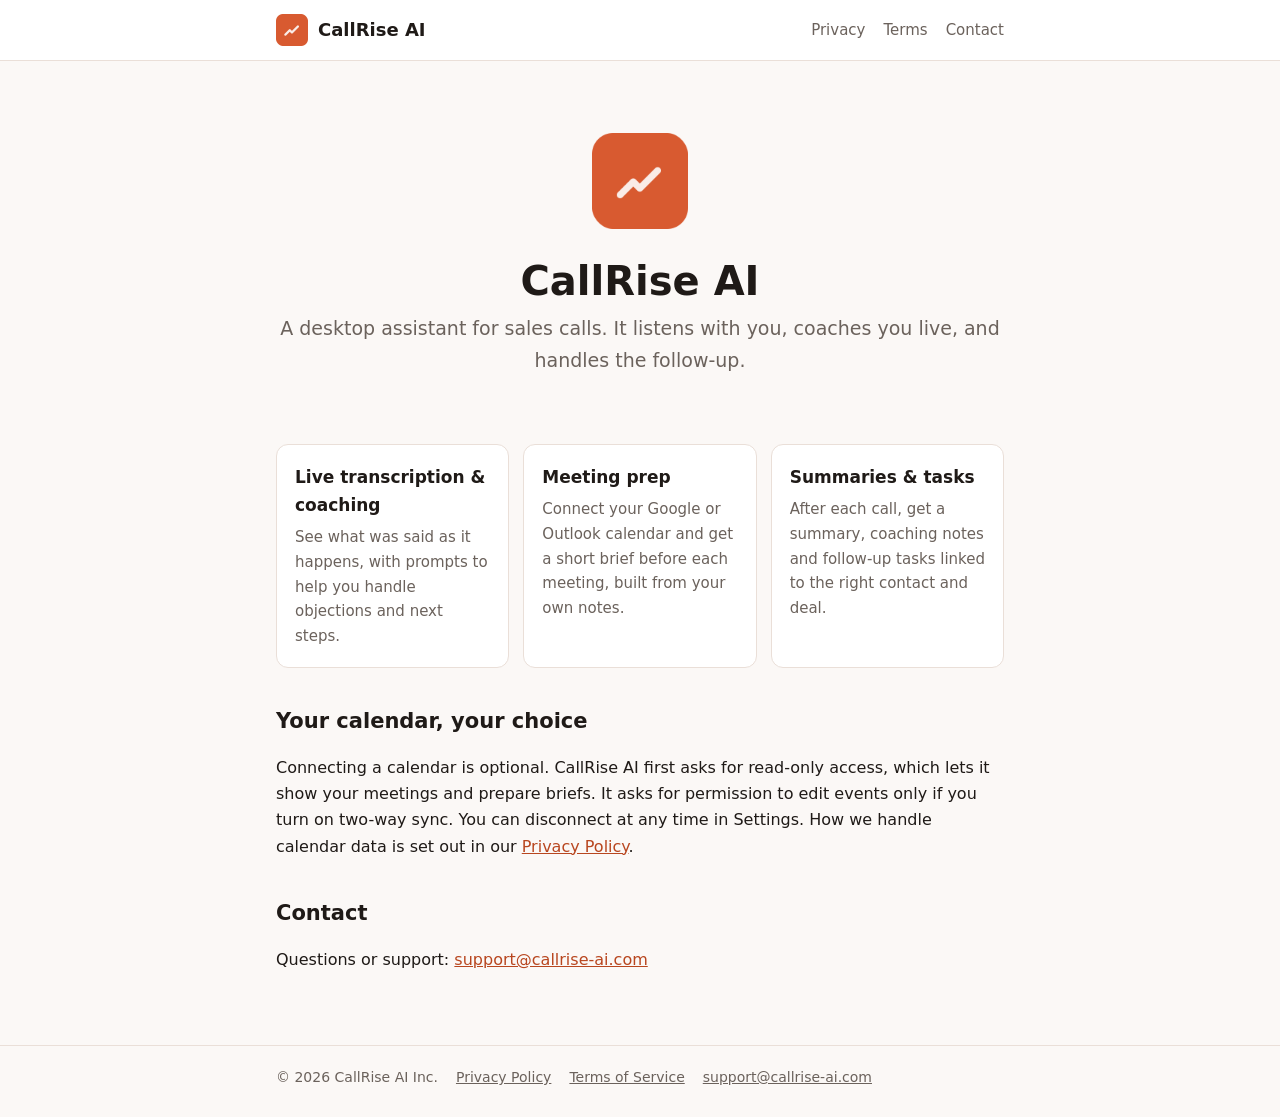
<file: index.html>
<!doctype html>
<html lang="en">
<head>
<meta charset="utf-8">
<meta name="viewport" content="width=device-width, initial-scale=1">
<title>CallRise AI — AI assistant for sales calls</title>
<meta name="description" content="CallRise AI is a desktop app for salespeople: live call transcription, coaching, meeting prep and follow-ups.">
<link rel="icon" href="/icon.png">
<link rel="stylesheet" href="/style.css">
</head>
<body>
<header class="site"><div class="wrap">
  <a class="brand" href="/"><img src="/icon.png" alt="">CallRise AI</a>
  <nav><a href="/privacy/">Privacy</a><a href="/terms/">Terms</a><a href="mailto:support@callrise-ai.com">Contact</a></nav>
</div></header>

<main><div class="wrap">
  <section class="hero">
    <img src="/icon.png" alt="CallRise AI logo">
    <h1>CallRise AI</h1>
    <p class="lede">A desktop assistant for sales calls. It listens with you, coaches you live, and handles the follow-up.</p>
  </section>

  <div class="cards">
    <div class="card"><h3>Live transcription &amp; coaching</h3><p>See what was said as it happens, with prompts to help you handle objections and next steps.</p></div>
    <div class="card"><h3>Meeting prep</h3><p>Connect your Google or Outlook calendar and get a short brief before each meeting, built from your own notes.</p></div>
    <div class="card"><h3>Summaries &amp; tasks</h3><p>After each call, get a summary, coaching notes and follow-up tasks linked to the right contact and deal.</p></div>
  </div>

  <h2>Your calendar, your choice</h2>
  <p>Connecting a calendar is optional. CallRise AI first asks for read-only access, which lets it show your meetings and prepare briefs. It asks for permission to edit events only if you turn on two-way sync. You can disconnect at any time in Settings. How we handle calendar data is set out in our <a href="/privacy/">Privacy Policy</a>.</p>

  <h2>Contact</h2>
  <p>Questions or support: <a href="mailto:support@callrise-ai.com">support@callrise-ai.com</a></p>
</div></main>

<footer class="site"><div class="wrap">
  <span>&copy; 2026 CallRise AI Inc.</span>
  <a href="/privacy/">Privacy Policy</a>
  <a href="/terms/">Terms of Service</a>
  <a href="mailto:support@callrise-ai.com">support@callrise-ai.com</a>
</div></footer>
</body>
</html>
</file>
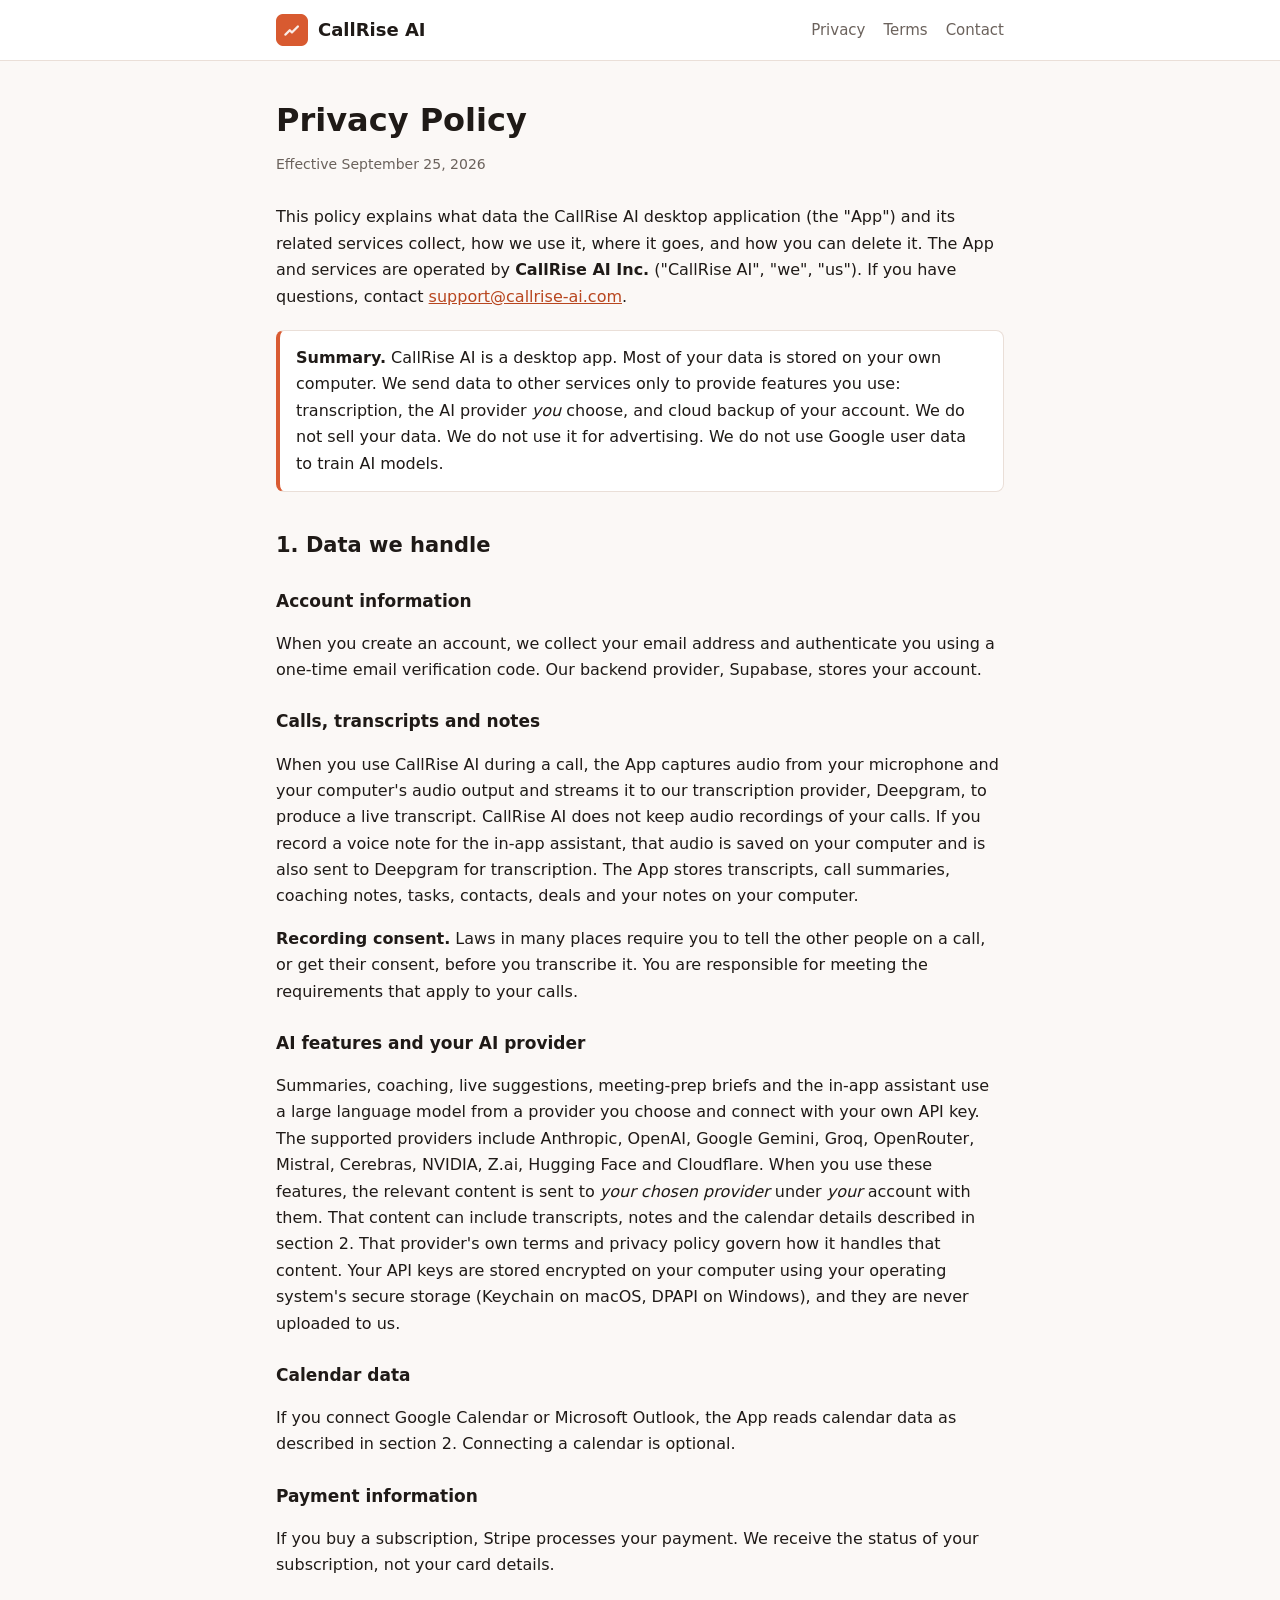
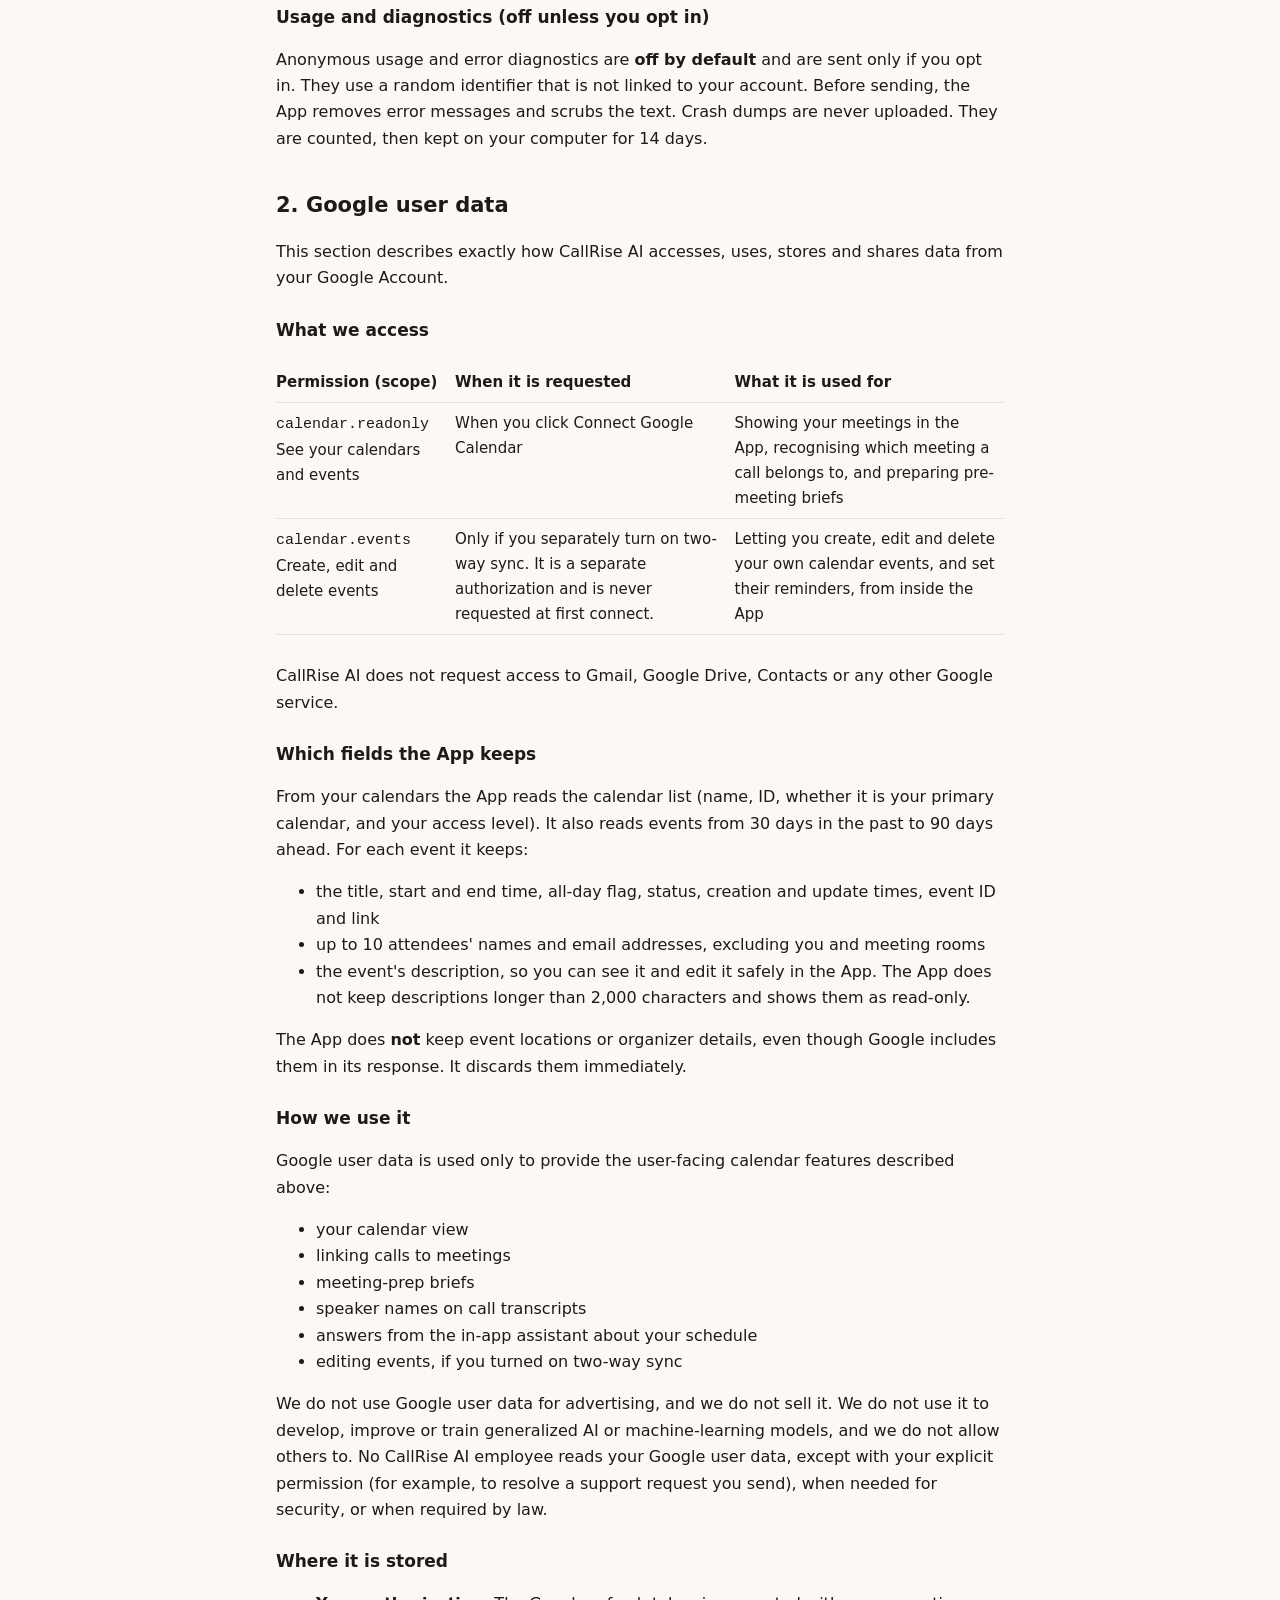
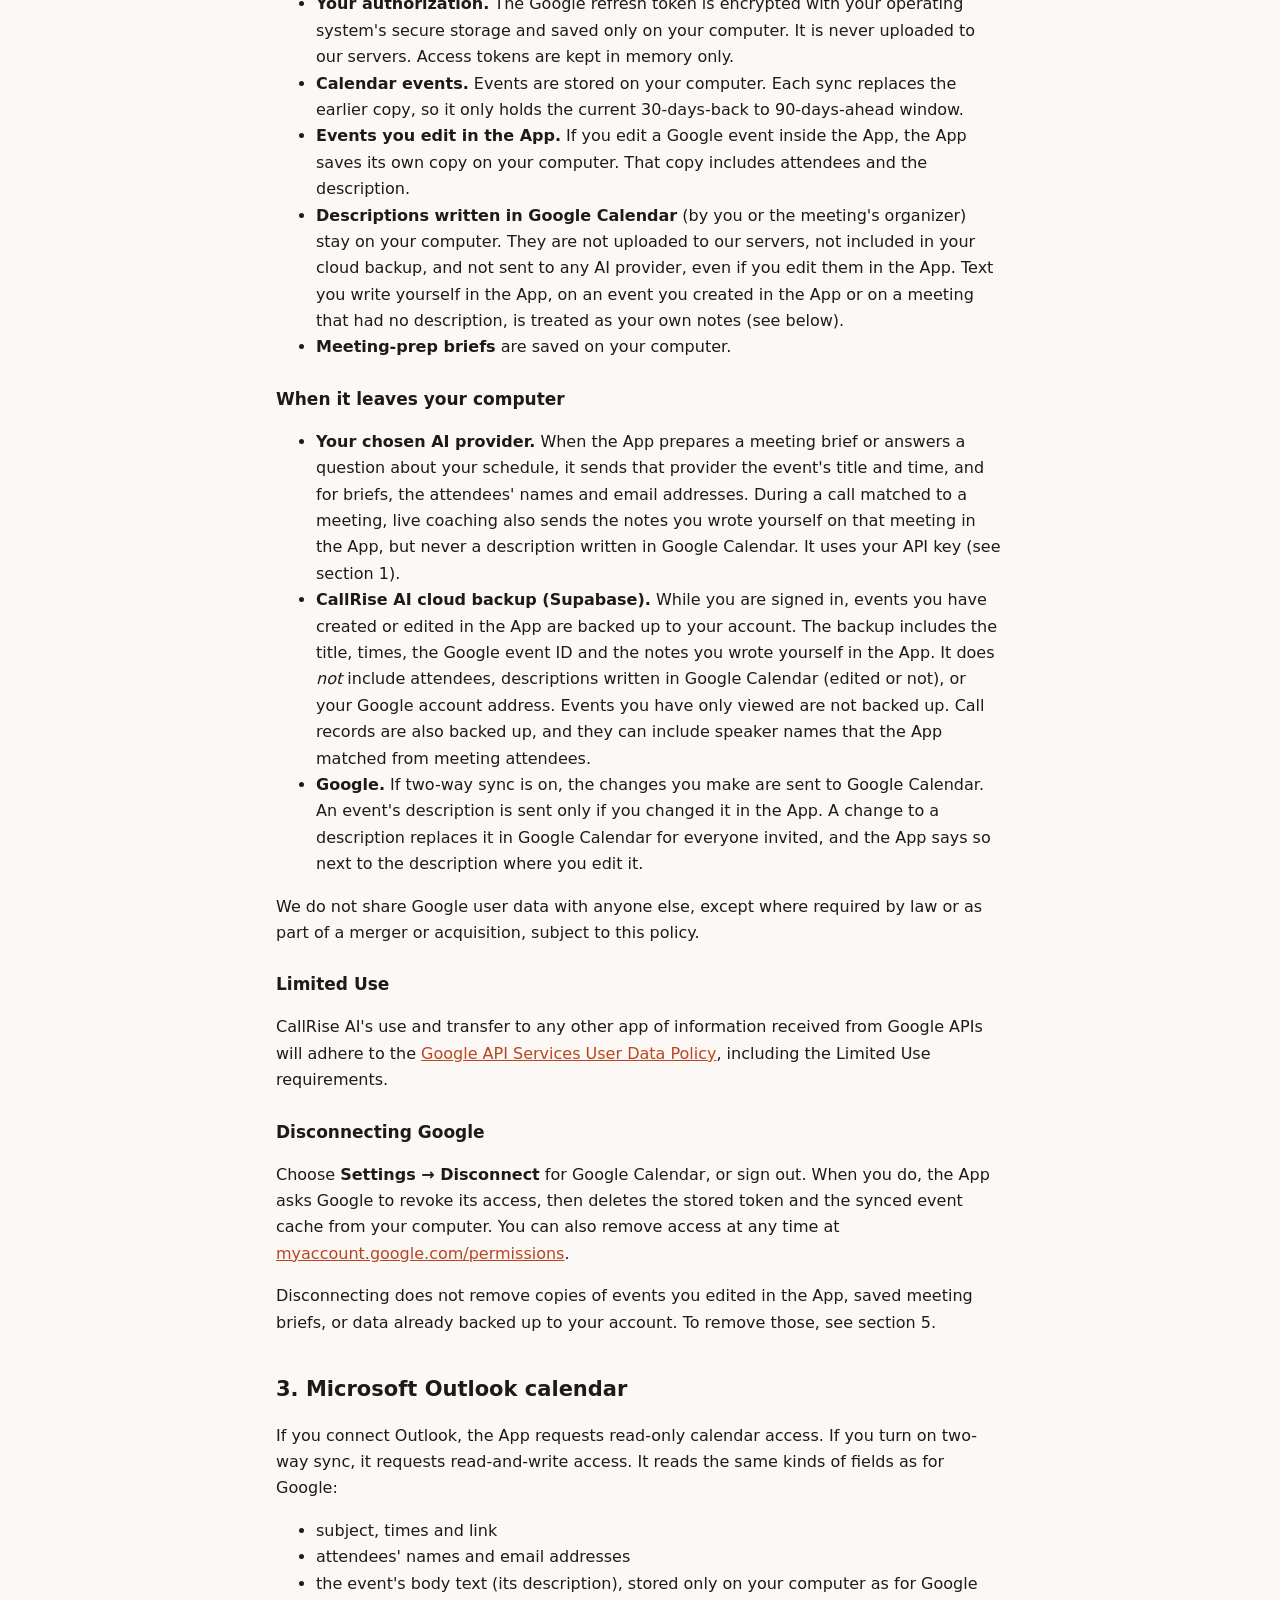
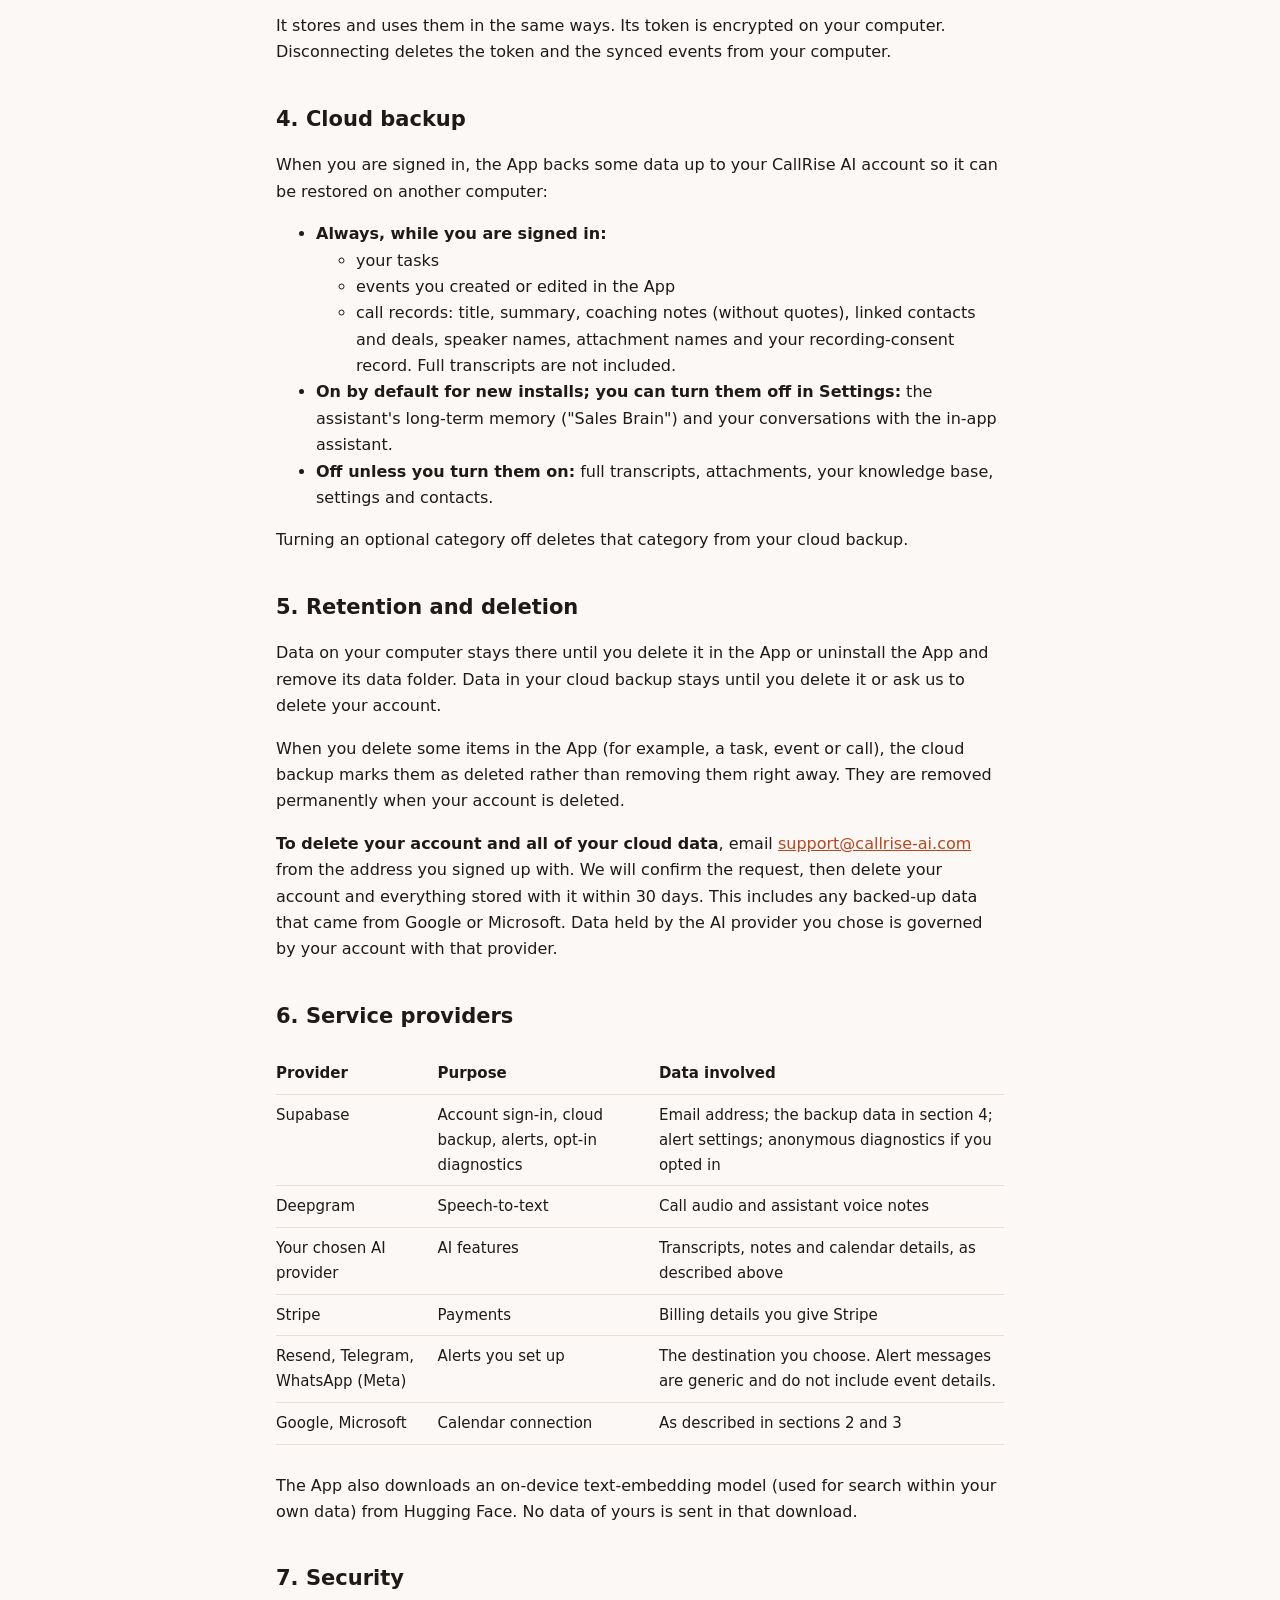
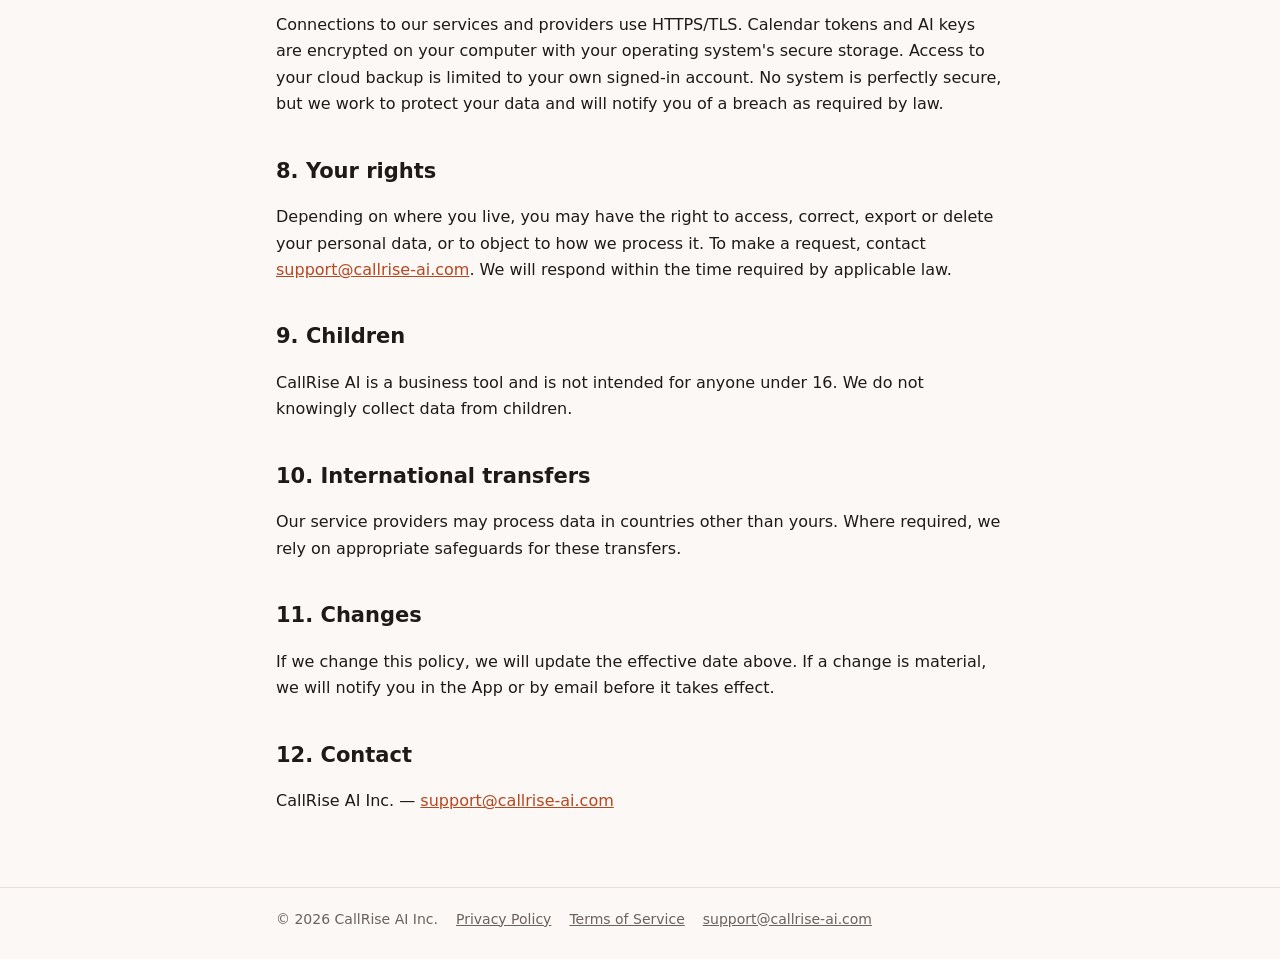
<file: privacy/index.html>
<!doctype html>
<html lang="en">
<head>
<meta charset="utf-8">
<meta name="viewport" content="width=device-width, initial-scale=1">
<title>Privacy Policy — CallRise AI</title>
<meta name="description" content="How CallRise AI collects, uses, stores, shares and deletes your data, including data from Google Calendar.">
<link rel="icon" href="/icon.png">
<link rel="stylesheet" href="/style.css">
</head>
<body>
<header class="site"><div class="wrap">
  <a class="brand" href="/"><img src="/icon.png" alt="">CallRise AI</a>
  <nav><a href="/privacy/">Privacy</a><a href="/terms/">Terms</a><a href="mailto:support@callrise-ai.com">Contact</a></nav>
</div></header>

<main><div class="wrap">
<h1>Privacy Policy</h1>
<p class="updated">Effective September 25, 2026</p>

<p>This policy explains what data the CallRise AI desktop application (the "App") and its related services collect, how we use it, where it goes, and how you can delete it. The App and services are operated by <strong>CallRise AI Inc.</strong> ("CallRise AI", "we", "us"). If you have questions, contact <a href="mailto:support@callrise-ai.com">support@callrise-ai.com</a>.</p>

<div class="note"><strong>Summary.</strong> CallRise AI is a desktop app. Most of your data is stored on your own computer. We send data to other services only to provide features you use: transcription, the AI provider <em>you</em> choose, and cloud backup of your account. We do not sell your data. We do not use it for advertising. We do not use Google user data to train AI models.</div>

<h2>1. Data we handle</h2>

<h3>Account information</h3>
<p>When you create an account, we collect your email address and authenticate you using a one-time email verification code. Our backend provider, Supabase, stores your account.</p>

<h3>Calls, transcripts and notes</h3>
<p>When you use CallRise AI during a call, the App captures audio from your microphone and your computer's audio output and streams it to our transcription provider, Deepgram, to produce a live transcript. CallRise AI does not keep audio recordings of your calls. If you record a voice note for the in-app assistant, that audio is saved on your computer and is also sent to Deepgram for transcription. The App stores transcripts, call summaries, coaching notes, tasks, contacts, deals and your notes on your computer.</p>
<p><strong>Recording consent.</strong> Laws in many places require you to tell the other people on a call, or get their consent, before you transcribe it. You are responsible for meeting the requirements that apply to your calls.</p>

<h3>AI features and your AI provider</h3>
<p>Summaries, coaching, live suggestions, meeting-prep briefs and the in-app assistant use a large language model from a provider you choose and connect with your own API key. The supported providers include Anthropic, OpenAI, Google Gemini, Groq, OpenRouter, Mistral, Cerebras, NVIDIA, Z.ai, Hugging Face and Cloudflare. When you use these features, the relevant content is sent to <em>your chosen provider</em> under <em>your</em> account with them. That content can include transcripts, notes and the calendar details described in section 2. That provider's own terms and privacy policy govern how it handles that content. Your API keys are stored encrypted on your computer using your operating system's secure storage (Keychain on macOS, DPAPI on Windows), and they are never uploaded to us.</p>

<h3>Calendar data</h3>
<p>If you connect Google Calendar or Microsoft Outlook, the App reads calendar data as described in section 2. Connecting a calendar is optional.</p>

<h3>Payment information</h3>
<p>If you buy a subscription, Stripe processes your payment. We receive the status of your subscription, not your card details.</p>

<h3>Usage and diagnostics (off unless you opt in)</h3>
<p>Anonymous usage and error diagnostics are <strong>off by default</strong> and are sent only if you opt in. They use a random identifier that is not linked to your account. Before sending, the App removes error messages and scrubs the text. Crash dumps are never uploaded. They are counted, then kept on your computer for 14 days.</p>

<h2>2. Google user data</h2>
<p>This section describes exactly how CallRise AI accesses, uses, stores and shares data from your Google Account.</p>

<h3>What we access</h3>
<div class="table-scroll"><table>
<tr><th>Permission (scope)</th><th>When it is requested</th><th>What it is used for</th></tr>
<tr><td><code>calendar.readonly</code><br>See your calendars and events</td><td>When you click Connect Google Calendar</td><td>Showing your meetings in the App, recognising which meeting a call belongs to, and preparing pre-meeting briefs</td></tr>
<tr><td><code>calendar.events</code><br>Create, edit and delete events</td><td>Only if you separately turn on two-way sync. It is a separate authorization and is never requested at first connect.</td><td>Letting you create, edit and delete your own calendar events, and set their reminders, from inside the App</td></tr>
</table></div>
<p>CallRise AI does not request access to Gmail, Google Drive, Contacts or any other Google service.</p>

<h3>Which fields the App keeps</h3>
<p>From your calendars the App reads the calendar list (name, ID, whether it is your primary calendar, and your access level). It also reads events from 30 days in the past to 90 days ahead. For each event it keeps:</p>
<ul>
  <li>the title, start and end time, all-day flag, status, creation and update times, event ID and link</li>
  <li>up to 10 attendees' names and email addresses, excluding you and meeting rooms</li>
  <li>the event's description, so you can see it and edit it safely in the App. The App does not keep descriptions longer than 2,000 characters and shows them as read-only.</li>
</ul>
<p>The App does <strong>not</strong> keep event locations or organizer details, even though Google includes them in its response. It discards them immediately.</p>

<h3>How we use it</h3>
<p>Google user data is used only to provide the user-facing calendar features described above:</p>
<ul>
  <li>your calendar view</li>
  <li>linking calls to meetings</li>
  <li>meeting-prep briefs</li>
  <li>speaker names on call transcripts</li>
  <li>answers from the in-app assistant about your schedule</li>
  <li>editing events, if you turned on two-way sync</li>
</ul>
<p>We do not use Google user data for advertising, and we do not sell it. We do not use it to develop, improve or train generalized AI or machine-learning models, and we do not allow others to. No CallRise AI employee reads your Google user data, except with your explicit permission (for example, to resolve a support request you send), when needed for security, or when required by law.</p>

<h3>Where it is stored</h3>
<ul>
  <li><strong>Your authorization.</strong> The Google refresh token is encrypted with your operating system's secure storage and saved only on your computer. It is never uploaded to our servers. Access tokens are kept in memory only.</li>
  <li><strong>Calendar events.</strong> Events are stored on your computer. Each sync replaces the earlier copy, so it only holds the current 30-days-back to 90-days-ahead window.</li>
  <li><strong>Events you edit in the App.</strong> If you edit a Google event inside the App, the App saves its own copy on your computer. That copy includes attendees and the description.</li>
  <li><strong>Descriptions written in Google Calendar</strong> (by you or the meeting's organizer) stay on your computer. They are not uploaded to our servers, not included in your cloud backup, and not sent to any AI provider, even if you edit them in the App. Text you write yourself in the App, on an event you created in the App or on a meeting that had no description, is treated as your own notes (see below).</li>
  <li><strong>Meeting-prep briefs</strong> are saved on your computer.</li>
</ul>

<h3>When it leaves your computer</h3>
<ul>
  <li><strong>Your chosen AI provider.</strong> When the App prepares a meeting brief or answers a question about your schedule, it sends that provider the event's title and time, and for briefs, the attendees' names and email addresses. During a call matched to a meeting, live coaching also sends the notes you wrote yourself on that meeting in the App, but never a description written in Google Calendar. It uses your API key (see section 1).</li>
  <li><strong>CallRise AI cloud backup (Supabase).</strong> While you are signed in, events you have created or edited in the App are backed up to your account. The backup includes the title, times, the Google event ID and the notes you wrote yourself in the App. It does <em>not</em> include attendees, descriptions written in Google Calendar (edited or not), or your Google account address. Events you have only viewed are not backed up. Call records are also backed up, and they can include speaker names that the App matched from meeting attendees.</li>
  <li><strong>Google.</strong> If two-way sync is on, the changes you make are sent to Google Calendar. An event's description is sent only if you changed it in the App. A change to a description replaces it in Google Calendar for everyone invited, and the App says so next to the description where you edit it.</li>
</ul>
<p>We do not share Google user data with anyone else, except where required by law or as part of a merger or acquisition, subject to this policy.</p>

<h3>Limited Use</h3>
<p>CallRise AI's use and transfer to any other app of information received from Google APIs will adhere to the <a href="https://developers.google.com/terms/api-services-user-data-policy">Google API Services User Data Policy</a>, including the Limited Use requirements.</p>

<h3>Disconnecting Google</h3>
<p>Choose <strong>Settings → Disconnect</strong> for Google Calendar, or sign out. When you do, the App asks Google to revoke its access, then deletes the stored token and the synced event cache from your computer. You can also remove access at any time at <a href="https://myaccount.google.com/permissions">myaccount.google.com/permissions</a>.</p>
<p>Disconnecting does not remove copies of events you edited in the App, saved meeting briefs, or data already backed up to your account. To remove those, see section 5.</p>

<h2>3. Microsoft Outlook calendar</h2>
<p>If you connect Outlook, the App requests read-only calendar access. If you turn on two-way sync, it requests read-and-write access. It reads the same kinds of fields as for Google:</p>
<ul>
  <li>subject, times and link</li>
  <li>attendees' names and email addresses</li>
  <li>the event's body text (its description), stored only on your computer as for Google</li>
</ul>
<p>It stores and uses them in the same ways. Its token is encrypted on your computer. Disconnecting deletes the token and the synced events from your computer.</p>

<h2>4. Cloud backup</h2>
<p>When you are signed in, the App backs some data up to your CallRise AI account so it can be restored on another computer:</p>
<ul>
  <li><strong>Always, while you are signed in:</strong>
    <ul>
      <li>your tasks</li>
      <li>events you created or edited in the App</li>
      <li>call records: title, summary, coaching notes (without quotes), linked contacts and deals, speaker names, attachment names and your recording-consent record. Full transcripts are not included.</li>
    </ul>
  </li>
  <li><strong>On by default for new installs; you can turn them off in Settings:</strong> the assistant's long-term memory ("Sales Brain") and your conversations with the in-app assistant.</li>
  <li><strong>Off unless you turn them on:</strong> full transcripts, attachments, your knowledge base, settings and contacts.</li>
</ul>
<p>Turning an optional category off deletes that category from your cloud backup.</p>

<h2>5. Retention and deletion</h2>
<p>Data on your computer stays there until you delete it in the App or uninstall the App and remove its data folder. Data in your cloud backup stays until you delete it or ask us to delete your account.</p>
<p>When you delete some items in the App (for example, a task, event or call), the cloud backup marks them as deleted rather than removing them right away. They are removed permanently when your account is deleted.</p>
<p><strong>To delete your account and all of your cloud data</strong>, email <a href="mailto:support@callrise-ai.com">support@callrise-ai.com</a> from the address you signed up with. We will confirm the request, then delete your account and everything stored with it within 30 days. This includes any backed-up data that came from Google or Microsoft. Data held by the AI provider you chose is governed by your account with that provider.</p>

<h2>6. Service providers</h2>
<div class="table-scroll"><table>
<tr><th>Provider</th><th>Purpose</th><th>Data involved</th></tr>
<tr><td>Supabase</td><td>Account sign-in, cloud backup, alerts, opt-in diagnostics</td><td>Email address; the backup data in section 4; alert settings; anonymous diagnostics if you opted in</td></tr>
<tr><td>Deepgram</td><td>Speech-to-text</td><td>Call audio and assistant voice notes</td></tr>
<tr><td>Your chosen AI provider</td><td>AI features</td><td>Transcripts, notes and calendar details, as described above</td></tr>
<tr><td>Stripe</td><td>Payments</td><td>Billing details you give Stripe</td></tr>
<tr><td>Resend, Telegram, WhatsApp (Meta)</td><td>Alerts you set up</td><td>The destination you choose. Alert messages are generic and do not include event details.</td></tr>
<tr><td>Google, Microsoft</td><td>Calendar connection</td><td>As described in sections 2 and 3</td></tr>
</table></div>
<p>The App also downloads an on-device text-embedding model (used for search within your own data) from Hugging Face. No data of yours is sent in that download.</p>

<h2>7. Security</h2>
<p>Connections to our services and providers use HTTPS/TLS. Calendar tokens and AI keys are encrypted on your computer with your operating system's secure storage. Access to your cloud backup is limited to your own signed-in account. No system is perfectly secure, but we work to protect your data and will notify you of a breach as required by law.</p>

<h2>8. Your rights</h2>
<p>Depending on where you live, you may have the right to access, correct, export or delete your personal data, or to object to how we process it. To make a request, contact <a href="mailto:support@callrise-ai.com">support@callrise-ai.com</a>. We will respond within the time required by applicable law.</p>

<h2>9. Children</h2>
<p>CallRise AI is a business tool and is not intended for anyone under 16. We do not knowingly collect data from children.</p>

<h2>10. International transfers</h2>
<p>Our service providers may process data in countries other than yours. Where required, we rely on appropriate safeguards for these transfers.</p>

<h2>11. Changes</h2>
<p>If we change this policy, we will update the effective date above. If a change is material, we will notify you in the App or by email before it takes effect.</p>

<h2>12. Contact</h2>
<p>CallRise AI Inc. — <a href="mailto:support@callrise-ai.com">support@callrise-ai.com</a></p>
</div></main>

<footer class="site"><div class="wrap">
  <span>&copy; 2026 CallRise AI Inc.</span>
  <a href="/privacy/">Privacy Policy</a>
  <a href="/terms/">Terms of Service</a>
  <a href="mailto:support@callrise-ai.com">support@callrise-ai.com</a>
</div></footer>
</body>
</html>
</file>
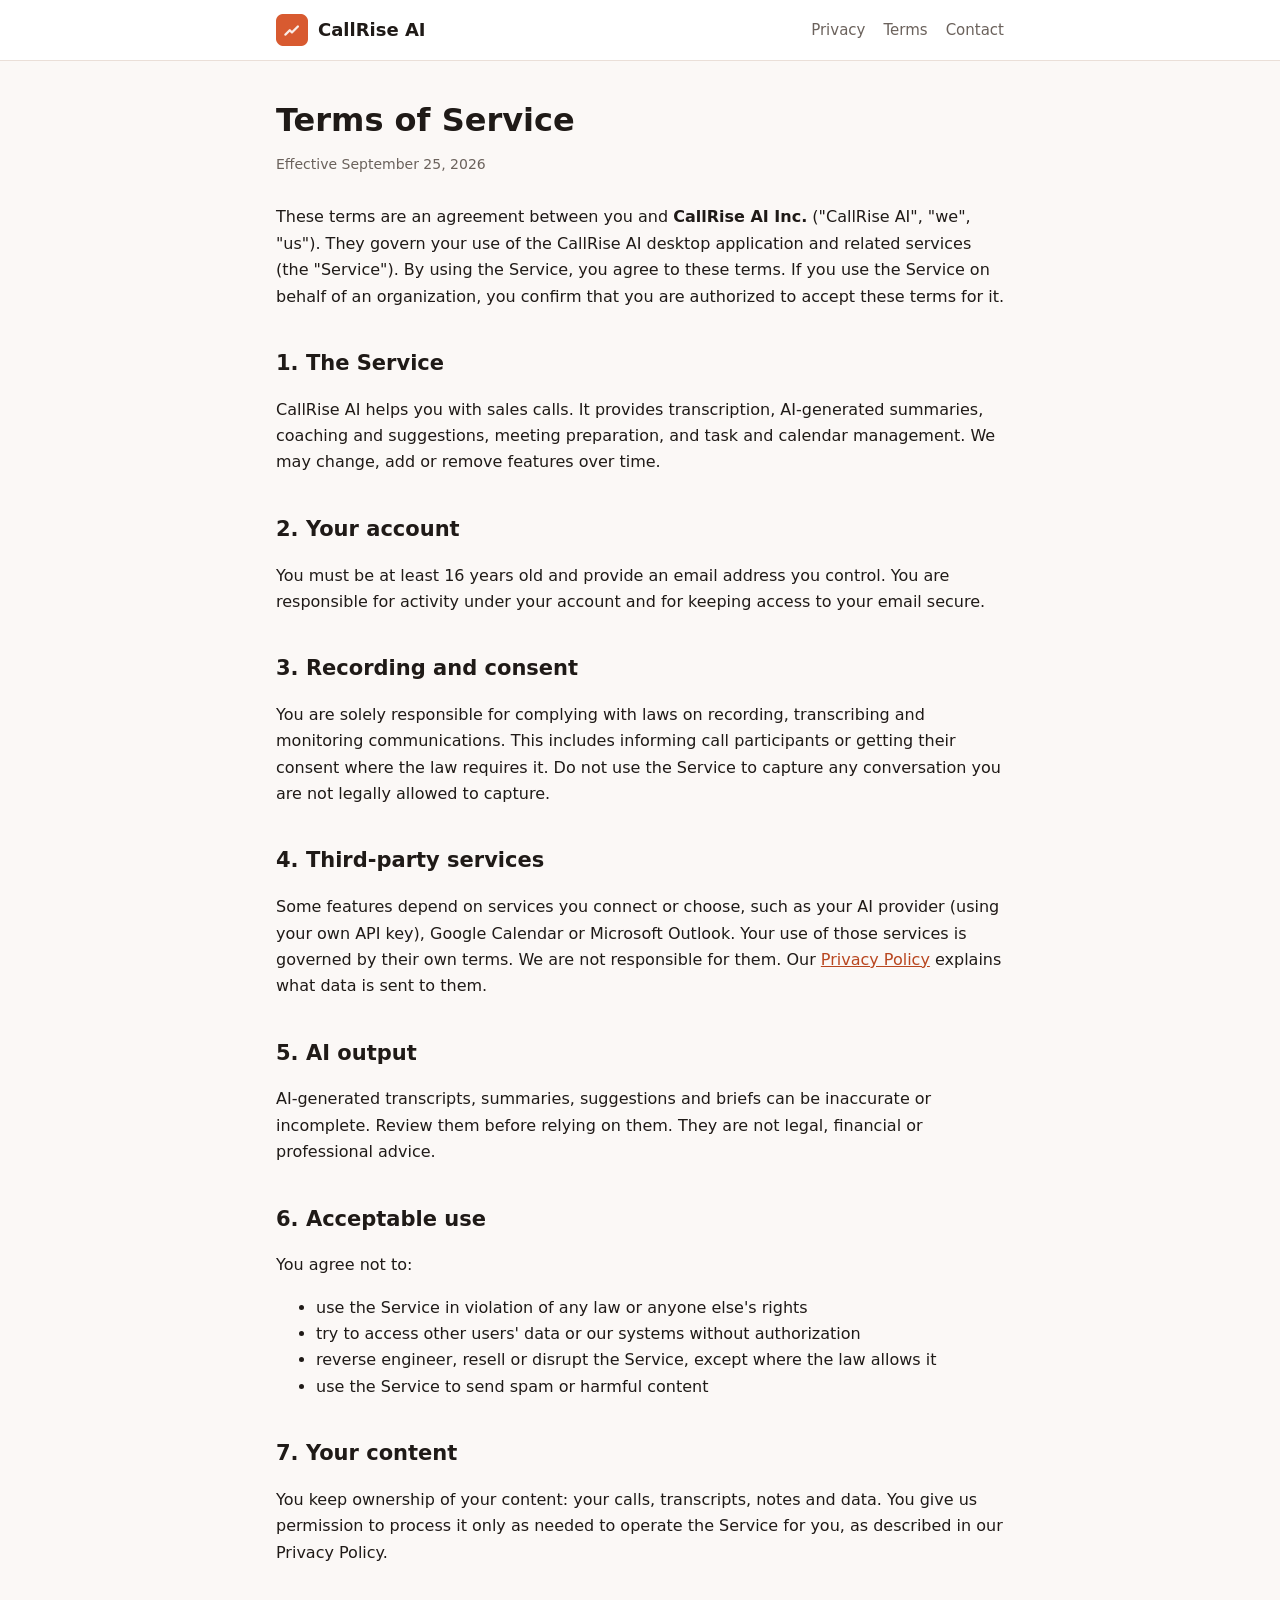
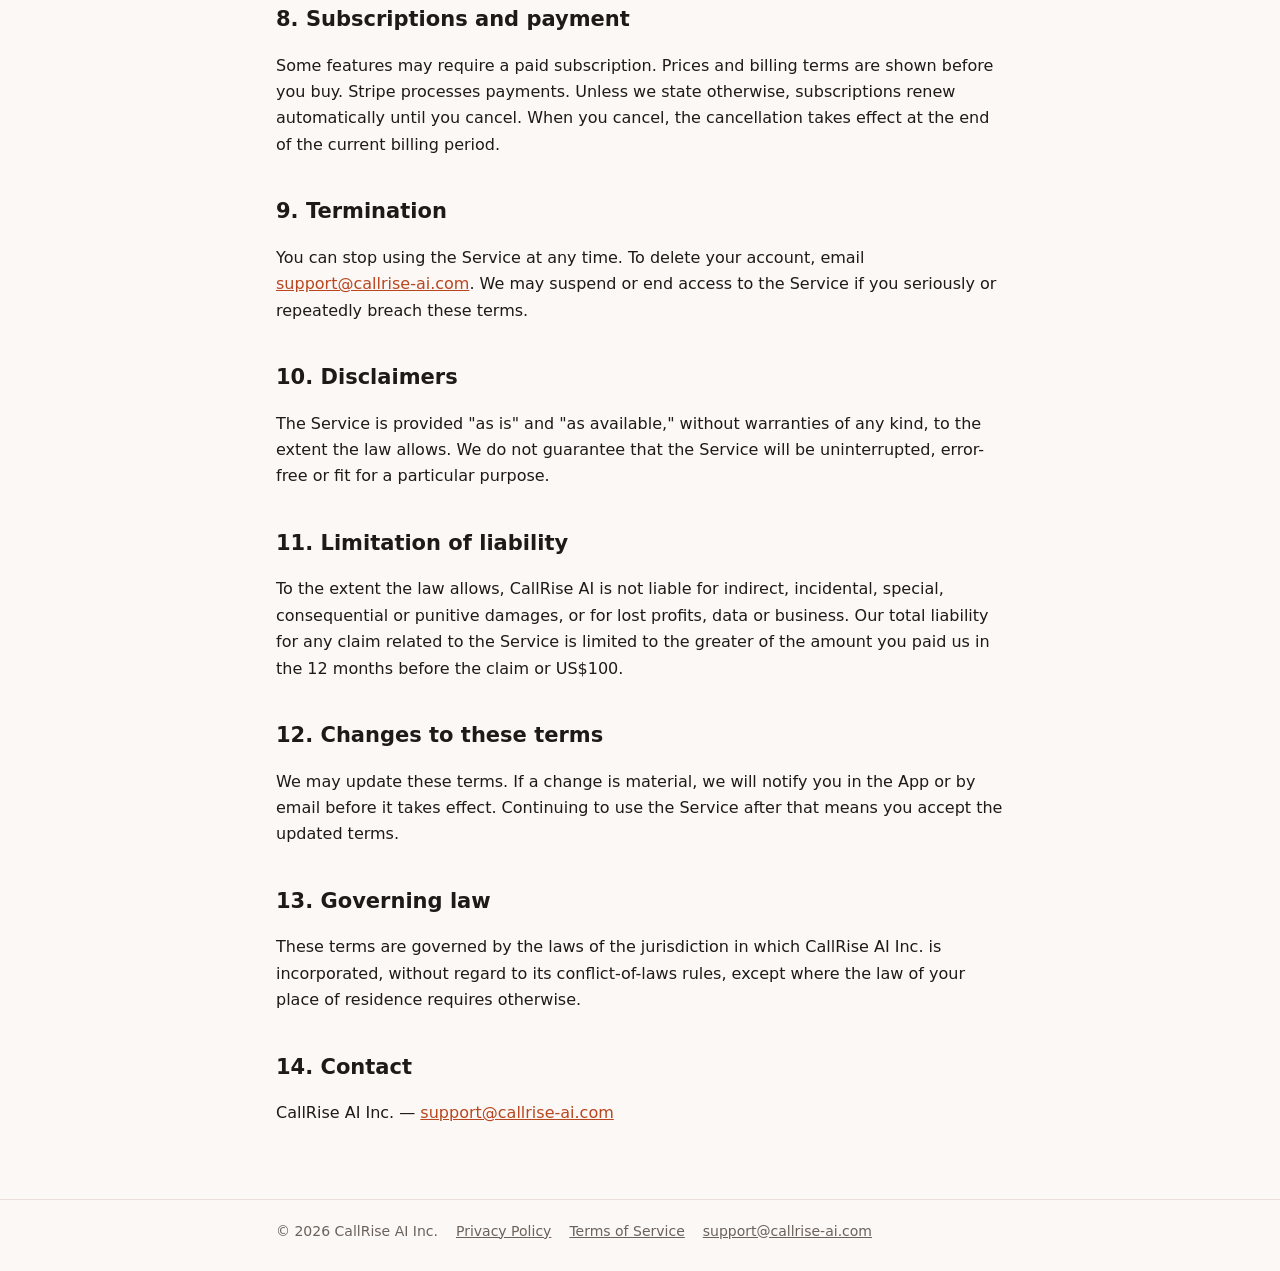
<file: terms/index.html>
<!doctype html>
<html lang="en">
<head>
<meta charset="utf-8">
<meta name="viewport" content="width=device-width, initial-scale=1">
<title>Terms of Service — CallRise AI</title>
<meta name="description" content="The terms that govern your use of CallRise AI.">
<link rel="icon" href="/icon.png">
<link rel="stylesheet" href="/style.css">
</head>
<body>
<header class="site"><div class="wrap">
  <a class="brand" href="/"><img src="/icon.png" alt="">CallRise AI</a>
  <nav><a href="/privacy/">Privacy</a><a href="/terms/">Terms</a><a href="mailto:support@callrise-ai.com">Contact</a></nav>
</div></header>

<main><div class="wrap">
<h1>Terms of Service</h1>
<p class="updated">Effective September 25, 2026</p>

<p>These terms are an agreement between you and <strong>CallRise AI Inc.</strong> ("CallRise AI", "we", "us"). They govern your use of the CallRise AI desktop application and related services (the "Service"). By using the Service, you agree to these terms. If you use the Service on behalf of an organization, you confirm that you are authorized to accept these terms for it.</p>

<h2>1. The Service</h2>
<p>CallRise AI helps you with sales calls. It provides transcription, AI-generated summaries, coaching and suggestions, meeting preparation, and task and calendar management. We may change, add or remove features over time.</p>

<h2>2. Your account</h2>
<p>You must be at least 16 years old and provide an email address you control. You are responsible for activity under your account and for keeping access to your email secure.</p>

<h2>3. Recording and consent</h2>
<p>You are solely responsible for complying with laws on recording, transcribing and monitoring communications. This includes informing call participants or getting their consent where the law requires it. Do not use the Service to capture any conversation you are not legally allowed to capture.</p>

<h2>4. Third-party services</h2>
<p>Some features depend on services you connect or choose, such as your AI provider (using your own API key), Google Calendar or Microsoft Outlook. Your use of those services is governed by their own terms. We are not responsible for them. Our <a href="/privacy/">Privacy Policy</a> explains what data is sent to them.</p>

<h2>5. AI output</h2>
<p>AI-generated transcripts, summaries, suggestions and briefs can be inaccurate or incomplete. Review them before relying on them. They are not legal, financial or professional advice.</p>

<h2>6. Acceptable use</h2>
<p>You agree not to:</p>
<ul>
  <li>use the Service in violation of any law or anyone else's rights</li>
  <li>try to access other users' data or our systems without authorization</li>
  <li>reverse engineer, resell or disrupt the Service, except where the law allows it</li>
  <li>use the Service to send spam or harmful content</li>
</ul>

<h2>7. Your content</h2>
<p>You keep ownership of your content: your calls, transcripts, notes and data. You give us permission to process it only as needed to operate the Service for you, as described in our Privacy Policy.</p>

<h2>8. Subscriptions and payment</h2>
<p>Some features may require a paid subscription. Prices and billing terms are shown before you buy. Stripe processes payments. Unless we state otherwise, subscriptions renew automatically until you cancel. When you cancel, the cancellation takes effect at the end of the current billing period.</p>

<h2>9. Termination</h2>
<p>You can stop using the Service at any time. To delete your account, email <a href="mailto:support@callrise-ai.com">support@callrise-ai.com</a>. We may suspend or end access to the Service if you seriously or repeatedly breach these terms.</p>

<h2>10. Disclaimers</h2>
<p>The Service is provided "as is" and "as available," without warranties of any kind, to the extent the law allows. We do not guarantee that the Service will be uninterrupted, error-free or fit for a particular purpose.</p>

<h2>11. Limitation of liability</h2>
<p>To the extent the law allows, CallRise AI is not liable for indirect, incidental, special, consequential or punitive damages, or for lost profits, data or business. Our total liability for any claim related to the Service is limited to the greater of the amount you paid us in the 12 months before the claim or US$100.</p>

<h2>12. Changes to these terms</h2>
<p>We may update these terms. If a change is material, we will notify you in the App or by email before it takes effect. Continuing to use the Service after that means you accept the updated terms.</p>

<h2>13. Governing law</h2>
<p>These terms are governed by the laws of the jurisdiction in which CallRise AI Inc. is incorporated, without regard to its conflict-of-laws rules, except where the law of your place of residence requires otherwise.</p>

<h2>14. Contact</h2>
<p>CallRise AI Inc. — <a href="mailto:support@callrise-ai.com">support@callrise-ai.com</a></p>
</div></main>

<footer class="site"><div class="wrap">
  <span>&copy; 2026 CallRise AI Inc.</span>
  <a href="/privacy/">Privacy Policy</a>
  <a href="/terms/">Terms of Service</a>
  <a href="mailto:support@callrise-ai.com">support@callrise-ai.com</a>
</div></footer>
</body>
</html>
</file>
<file: style.css>
:root {
  --bg: #fbf8f6;
  --surface: #ffffff;
  --text: #1f1a17;
  --muted: #6b625c;
  --line: #eadfd8;
  --brand: #d95b32;
  --brand-ink: #b8461f;
}
@media (prefers-color-scheme: dark) {
  :root {
    --bg: #161311;
    --surface: #1f1b18;
    --text: #f2ece8;
    --muted: #a99f98;
    --line: #342d28;
    --brand: #e5704a;
    --brand-ink: #f08a66;
  }
}
* { box-sizing: border-box; }
html { -webkit-text-size-adjust: 100%; }
body {
  margin: 0;
  background: var(--bg);
  color: var(--text);
  font: 16px/1.65 system-ui, -apple-system, "Segoe UI", Roboto, Helvetica, Arial, sans-serif;
}
a { color: var(--brand-ink); }
.wrap { max-width: 760px; margin: 0 auto; padding: 0 16px; }
header.site {
  border-bottom: 1px solid var(--line);
  background: var(--surface);
}
header.site .wrap {
  display: flex; align-items: center; justify-content: space-between;
  gap: 12px; padding-top: 14px; padding-bottom: 14px; flex-wrap: wrap;
}
.brand { display: flex; align-items: center; gap: 10px; text-decoration: none; color: var(--text); font-weight: 700; font-size: 18px; }
.brand img { width: 32px; height: 32px; }
nav a { color: var(--muted); text-decoration: none; margin-left: 18px; font-size: 15px; }
nav a:first-child { margin-left: 0; }
nav a:hover { color: var(--text); }
main { padding: 40px 0 56px; }
h1 { font-size: 32px; line-height: 1.2; margin: 0 0 8px; }
h2 { font-size: 21px; margin: 36px 0 8px; }
h3 { font-size: 17px; margin: 24px 0 6px; }
.lede { font-size: 19px; color: var(--muted); margin: 0 0 28px; }
.updated { color: var(--muted); font-size: 14px; margin-bottom: 28px; }
.hero { text-align: center; padding: 32px 0 8px; }
.hero img { width: 96px; height: 96px; margin-bottom: 20px; }
.hero h1 { font-size: 40px; }
.cards { display: grid; grid-template-columns: repeat(auto-fit, minmax(210px, 1fr)); gap: 14px; margin: 32px 0; }
.card { background: var(--surface); border: 1px solid var(--line); border-radius: 12px; padding: 18px; }
.card h3 { margin-top: 0; }
.card p { margin: 0; color: var(--muted); font-size: 15px; }
.note { background: var(--surface); border: 1px solid var(--line); border-left: 4px solid var(--brand); border-radius: 8px; padding: 14px 16px; margin: 20px 0; }
table { border-collapse: collapse; width: 100%; font-size: 15px; margin: 12px 0; }
th, td { text-align: left; vertical-align: top; border-bottom: 1px solid var(--line); padding: 8px 8px 8px 0; }
th { font-weight: 600; }
.table-scroll { overflow-x: auto; }
footer.site { border-top: 1px solid var(--line); color: var(--muted); font-size: 14px; }
footer.site .wrap { padding-top: 20px; padding-bottom: 28px; display: flex; flex-wrap: wrap; gap: 8px 18px; }
footer.site a { color: var(--muted); }
</file>
